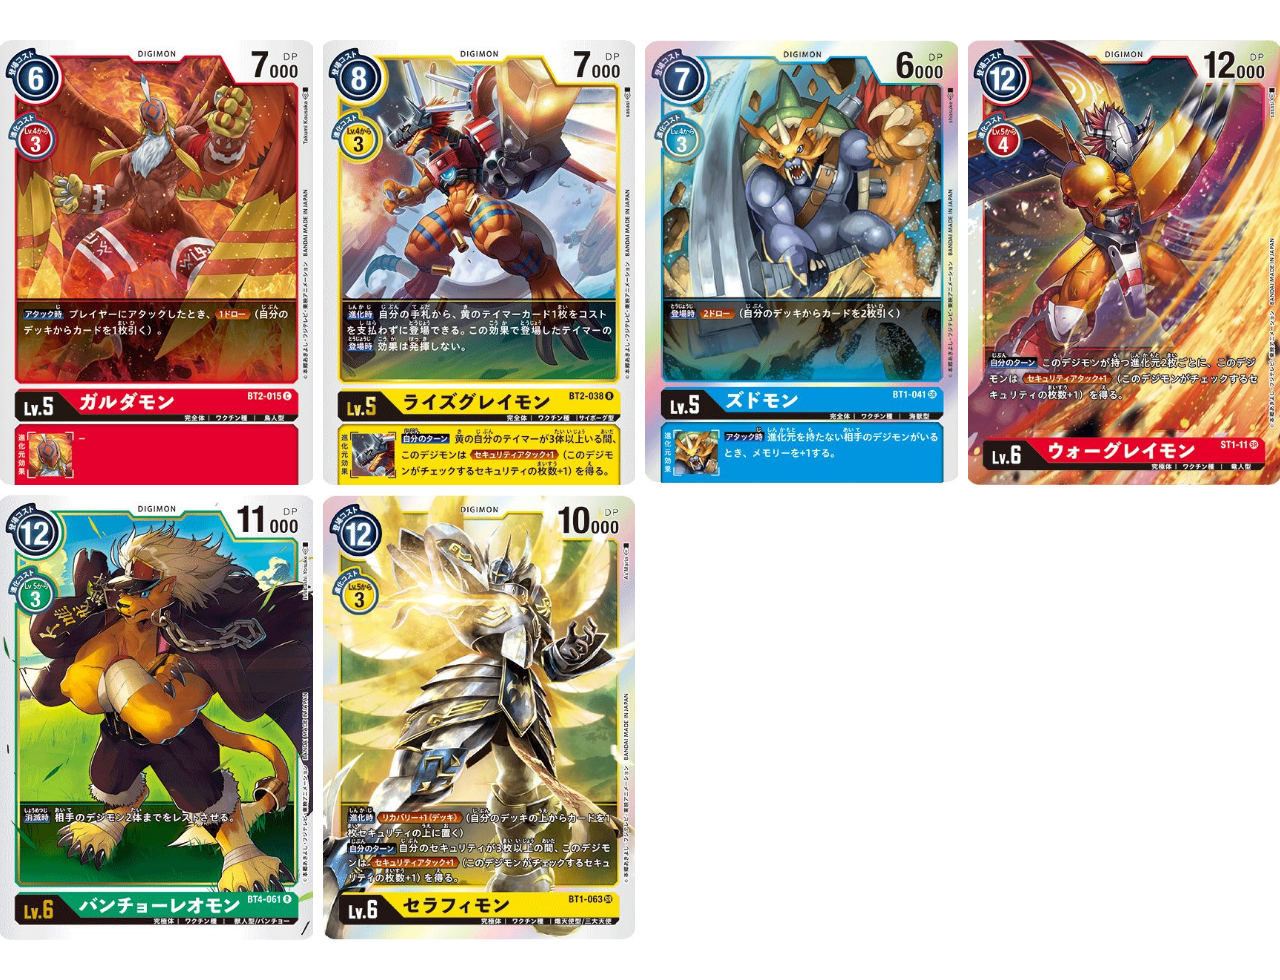
<file: iLearn_CSS_grid/index.html>
<!DOCTYPE html>
<html lang="en">
<head>
    <meta charset="UTF-8">
    <meta http-equiv="X-UA-Compatible" content="IE=edge">
    <meta name="viewport" content="width=device-width, initial-scale=1.0">
    <link rel="stylesheet" href="style.css">
    <title>iLearn GRID</title>
</head>
<body>
   
    <section class="container">
        <div class="item item1">  </div>
        <div class="item item2">  </div>
        <div class="item item3">  </div>
        <div class="item item4">  </div>
        <div class="item item5">  </div>
        <div class="item item6">  </div>

    </section>
    
</body>
</html>
</file>
<file: iLearn_CSS_grid/style.css>
*{
margin: 0px;
box-sizing: border-box;
}

body{
    font-family: Arial, Helvetica, sans-serif;
}

.container{
    width: 100%;
    height: 900px;
    /* outline: 2px solid; */
    margin: 40px auto;

    display:grid;
    grid-template-columns: repeat(auto-fit, minmax(250px, 1fr));
    /* grid-template-rows: repeat(5, 1fr); */
    gap:10px;

 

    /* grid-template-areas: 
    "d1 d1 d1 d2 d2"
    "d1 d1 d1 d2 d2"
    "d3 d3 d3 d2 d2"
    "d3 d3 d3 d2 d2"
    "d4 d4 d4 d4 d4"
    ; */

    /* Crear varias columnas o filas a la vez: grid-template-columns: repeat(10, 10%);  el primer valor de repeat es el numero de columnas y el segundo el ancho */
    /* unidad de medida 'fr' fraccion, ejm -- grid-template-columns: 1fr 1fr 1fr tres columnas de 1 fraccion toma todo el espacio disponible y lo divide en tres o las fracciones que se asignen */
    /* row-gap: 1px; espaciado entre filas y column-gap: 1px; espaciado entre columnas, gap:1px 1px es para todos, si se ponen dos el primer valor filas y el otro columnas sy se deja solo 1 para todo  */
    /* grid-column: empieza en la columna de la línea y finaliza, ejm: 1 / 3 = empieza en la linea 1 y finaliza en la 3, grid-row: es para filas */
    /* en areas siempre se deben de poner el total de comillas por el numero de columnas que hay en este caso 5 */
    /* Se va a cada item en este caso y se pone grid-area: y el nombre 'd1' o 'd2' con el cual le dimos  */
    /* grid-columns: repeat(auto-fit) permite crear columnas que se ajusten a un tamaño */
    /* minmax(250px, 1fr) es el espacio minimo disponible de la columna ejm grid-columns: repeat(auto-fit), minmax(300px, 1fr) minimo de la columna 300 que sea en 1 fraccion y se divida con el auto-fit */
}

.item{
    /* width: 100%; 
    height: 1200px;  */
    color: #fff;
    font-size: 2em;
    display: flex;
    align-items: center;
    justify-content: center;
    background-position: center;
    background-size: cover;
 
}

.item1{
    background-color: rgb(132, 248, 248);
    /* grid-column: 1 / 4;
    grid-row: 1 / 3; */
    /* grid-area: d1; */
    background-image: url(img/digimon1.jpeg);
}
.item2{
    background-color: rgb(43, 189, 77);
    /* grid-column: 4 / 6;
    grid-row: 1 / 5; */
    /* grid-area: d2; */
    background-image: url(img/digimon2.jpeg);
}
.item3{
    background-color: rgb(194, 230, 85);
    /* grid-column: 1 / 4;
    grid-row: 3 /   5; */
    /* grid-area: d3; */
    background-image: url(img/digimon3.jpeg);
}
.item4{
    background-color: rgb(156, 71, 213);
    /* grid-column: 1 / 6; */
    background-image: url(img/digimon4.jpeg);
}
.item5{
    background-color: rgb(213, 106, 47);
    background-image: url(img/digimon5.jpeg);
}
.item6{
    background-color: rgb(48, 151, 206);
    background-image: url(img/digimon6.jpeg);
}

/* @media (min-width: 700px){

    .container{
        grid-template-areas: 
        "d1 d1 d1 d2 d2"
        "d1 d1 d1 d2 d2"
        "d3 d3 d3 d2 d2"
        "d3 d3 d3 d2 d2"
        "d4 d4 d4 d2 d2";
    }
} */
        /* Basta solo con modificar las areas para que ocupen el espacio que se desea */
</file>
